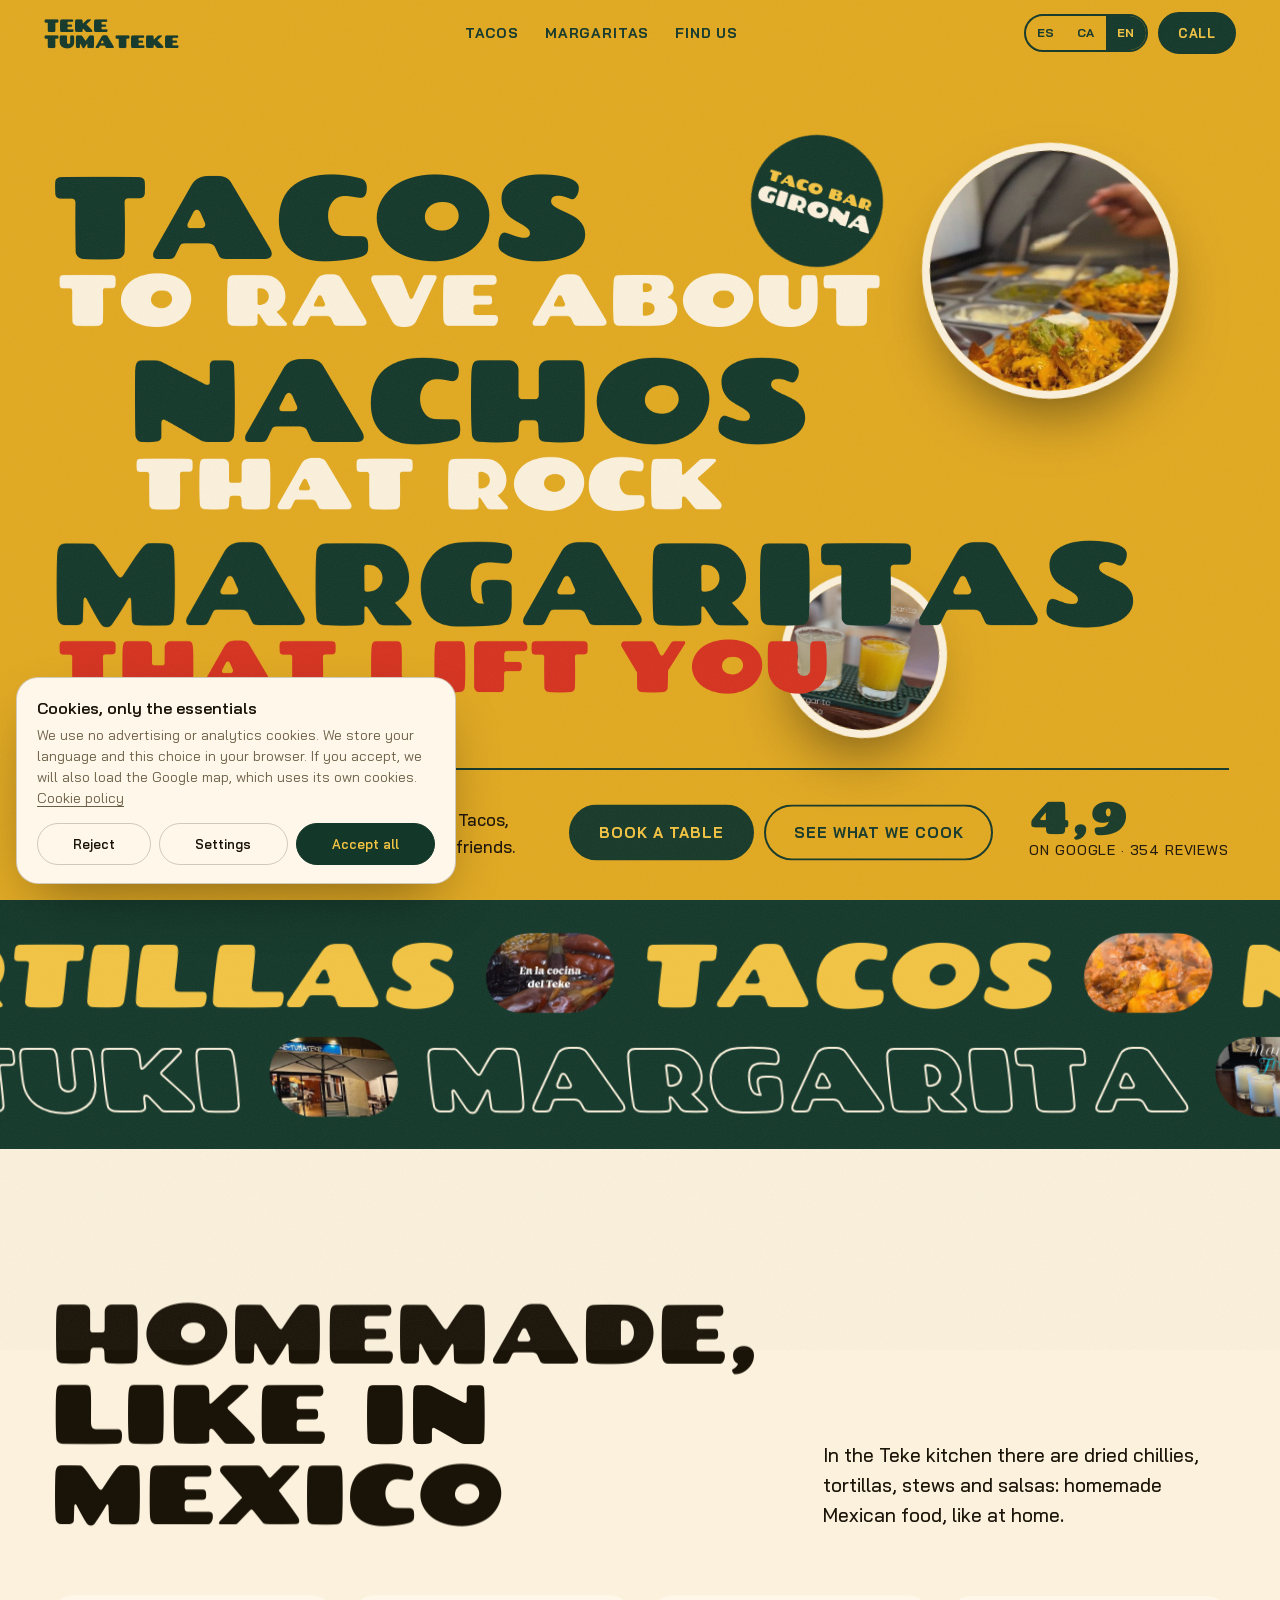
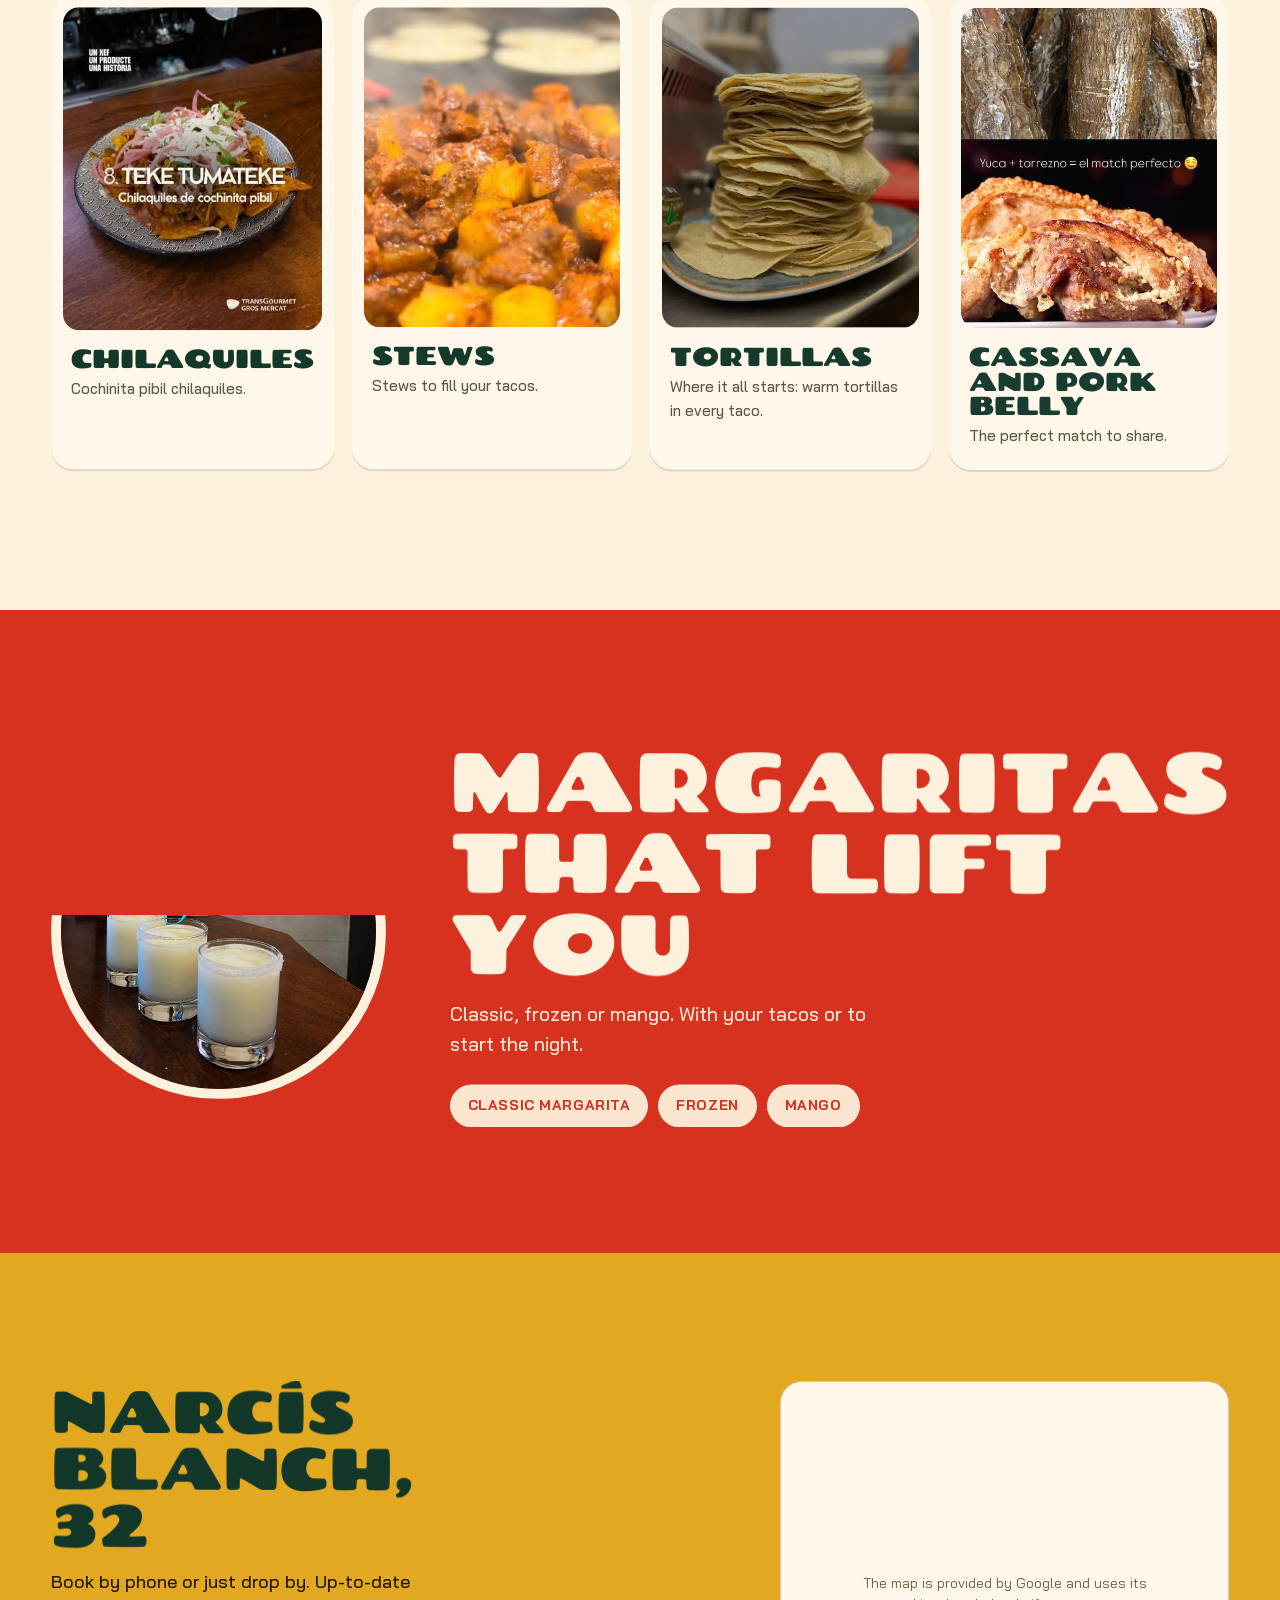
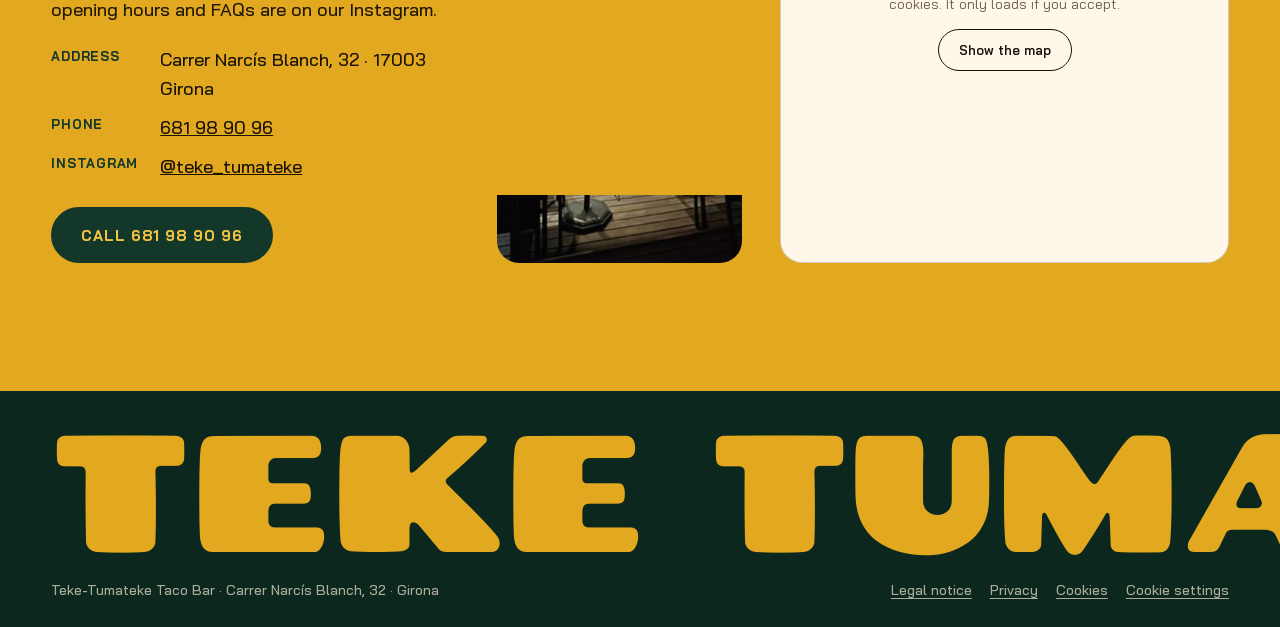
<file: index.html>
<!doctype html>
<html lang="es">
<head>
<meta charset="utf-8">
<meta name="viewport" content="width=device-width, initial-scale=1, viewport-fit=cover">
<title>Teke-Tumateke Taco Bar · Tacos, nachos y margaritas en Girona</title>
<meta name="description" content="Teke-Tumateke Taco Bar, Carrer Narcís Blanch 32, Girona. Comida mexicana casera: tacos, nachos, chilaquiles y margaritas. 4,9 en Google con 354 reseñas. Tel. 681 98 90 96.">
<meta name="theme-color" content="#e2a920">
<link rel="icon" href="assets/favicon.svg" type="image/svg+xml">
<link rel="alternate" hreflang="es" href="?lang=es"><link rel="alternate" hreflang="ca" href="?lang=ca"><link rel="alternate" hreflang="en" href="?lang=en">
<meta property="og:title" content="Teke-Tumateke Taco Bar · Girona">
<meta property="og:description" content="Tacos que flipas, nachos que rompen y margaritas que te suben.">
<meta property="og:image" content="assets/img/tortillas.jpg">
<script>document.documentElement.classList.add('js')</script>
<link rel="stylesheet" href="css/fonts.css">
<link rel="stylesheet" href="css/premium.css">
<link rel="stylesheet" href="css/style.css">
<link rel="stylesheet" href="css/legal.css">
<script type="application/ld+json">
{"@context":"https://schema.org","@type":"Restaurant","name":"Teke-Tumateke Taco Bar","servesCuisine":["Mexicana"],"telephone":"+34681989096","address":{"@type":"PostalAddress","streetAddress":"Carrer Narcís Blanch, 32","postalCode":"17003","addressLocality":"Girona","addressRegion":"Girona","addressCountry":"ES"},"aggregateRating":{"@type":"AggregateRating","ratingValue":"4.9","reviewCount":"354"},"sameAs":["https://www.instagram.com/teke_tumateke/"]}
</script>
</head>
<body class="grain">
<a class="skip" href="#main" data-i18n="skip">Saltar al contenido</a>

<header class="top">
  <a class="brand" href="#main" aria-label="Teke-Tumateke, inicio">Teke<br>Tumateke</a>
  <nav class="nav" aria-label="Principal">
    <a href="#tacos" data-i18n="n1">Tacos</a>
    <a href="#barra" data-i18n="n2">Margaritas</a>
    <a href="#visita" data-i18n="n3">Dónde estamos</a>
  </nav>
  <div class="top-r">
    <div class="langs" role="group" aria-label="Idioma"><button type="button" data-lang="es">ES</button><button type="button" data-lang="ca">CA</button><button type="button" data-lang="en">EN</button></div>
    <a class="btn btn-sm" href="tel:+34681989096" data-mag data-i18n="call">Llamar</a>
  </div>
</header>

<main id="main">
  <!-- PORTADA: sus tres eslóganes entran a golpe -->
  <section class="hero" id="hero" aria-labelledby="h1">
    <h1 id="h1" class="sr" data-i18n="h1">Teke-Tumateke Taco Bar: comida mexicana casera en Girona</h1>
    <div class="slogans" aria-hidden="true">
      <p class="sl sl1"><span class="sw" data-i18n="s1a">Tacos</span> <em data-i18n="s1b">que flipas</em></p>
      <p class="sl sl2"><span class="sw" data-i18n="s2a">Nachos</span> <em data-i18n="s2b">que rompen</em></p>
      <p class="sl sl3"><span class="sw" data-i18n="s3a">Margaritas</span> <em data-i18n="s3b">que te suben</em></p>
    </div>
    <figure class="sticker st1" aria-hidden="true"><video data-video autoplay muted loop playsinline preload="auto" poster="assets/img/nachos-poster.jpg"><source src="assets/video/nachos.mp4" type="video/mp4"></video></figure>
    <figure class="sticker st2" aria-hidden="true"><img src="assets/img/margaritas.jpg" alt="" width="602" height="640"></figure>
    <p class="stamp" aria-hidden="true"><span>Taco bar</span><b>Girona</b></p>
    <div class="hero-foot">
      <p class="hero-p" data-hero data-d="1.1" data-i18n="hp">Comida mexicana casera en la calle Narcís Blanch. Tacos, nachos, chilaquiles y margaritas para cenar con amigos.</p>
      <div class="hero-cta" data-hero data-d="1.25">
        <a class="btn" href="tel:+34681989096" data-mag data-i18n="book">Reservar mesa</a>
        <a class="btn btn-line" href="#tacos" data-mag data-i18n="see">Ver qué hay</a>
      </div>
      <p class="hero-rate" data-hero data-d="1.35"><b>4,9</b> <span data-i18n="rate">en Google · 354 reseñas</span></p>
    </div>
  </section>

  <!-- CINTAS DE COMIDA que reaccionan a la velocidad del scroll -->
  <section class="tapes" aria-label="Lo que cocinamos" data-i18n-attr="aria-label:tapesL">
    <div class="tape tp1"><div class="tape-t"><span>Tacos</span><img src="assets/img/carne.jpg" alt="" width="360" height="640"><span>Nachos</span><img src="assets/img/chilaquiles.jpg" alt="" width="360" height="640"><span>Chilaquiles</span><img src="assets/img/tortillas.jpg" alt="" width="480" height="640"><span>Tortillas</span><img src="assets/img/chiles.jpg" alt="" width="361" height="640"></div></div>
    <div class="tape tp2"><div class="tape-t"><span>Margarita</span><img src="assets/img/margarita-frozen.jpg" alt="" width="640" height="640"><span>Frozen</span><img src="assets/img/margaritas.jpg" alt="" width="602" height="640"><span>Mango</span><img src="assets/img/yuca.jpg" alt="" width="483" height="640"><span>Fiestuki</span><img src="assets/img/terraza.jpg" alt="" width="360" height="640"></div></div>
  </section>

  <!-- LOS TACOS -->
  <section class="tacos" id="tacos" aria-labelledby="t-h">
    <div class="t-head">
      <h2 id="t-h" data-split data-i18n="th">Hecho en casa, como en México</h2>
      <p data-up data-i18n="tp">En la cocina del Teke hay chiles secos, tortillas, guisos y salsas: comida mexicana casera, como la de casa.</p>
    </div>
    <div class="cards">
      <article class="card" data-up><figure><img src="assets/img/chilaquiles.jpg" alt="Chilaquiles de cochinita pibil con cebolla morada" width="360" height="640" loading="lazy" data-i18n-attr="alt:c1a"></figure><h3>Chilaquiles</h3><p data-i18n="c1p">Chilaquiles de cochinita pibil.</p></article>
      <article class="card" data-up=".08"><figure><img src="assets/img/carne.jpg" alt="Carne guisada en salsa roja con verduras" width="360" height="640" loading="lazy" data-i18n-attr="alt:c2a"></figure><h3 data-i18n="c2h">Guisos</h3><p data-i18n="c2p">Guisos para rellenar tus tacos.</p></article>
      <article class="card" data-up=".16"><figure><img src="assets/img/tortillas.jpg" alt="Montaña de tortillas de maíz recién hechas" width="480" height="640" loading="lazy" data-i18n-attr="alt:c3a"></figure><h3>Tortillas</h3><p data-i18n="c3p">La base de todo: tortillas calentitas en cada taco.</p></article>
      <article class="card" data-up=".24"><figure><img src="assets/img/yuca.jpg" alt="Yuca frita con torrezno crujiente" width="483" height="640" loading="lazy" data-i18n-attr="alt:c4a"></figure><h3 data-i18n="c4h">Yuca y torrezno</h3><p data-i18n="c4p">El match perfecto para picar.</p></article>
    </div>
  </section>

  <!-- LA BARRA -->
  <section class="barra" id="barra" aria-labelledby="b-h">
    <figure class="b-img" data-img><img src="assets/img/margarita-frozen.jpg" alt="Tres margaritas frozen en vaso corto" width="640" height="640" loading="lazy" data-i18n-attr="alt:bA"></figure>
    <div class="b-txt">
      <h2 id="b-h" data-split data-i18n="bh">Margaritas que te suben</h2>
      <p data-up data-i18n="bp">Clásica, frozen o de mango. Para acompañar los tacos o para empezar la noche.</p>
      <ul class="pills" data-up=".1"><li data-i18n="m1">Margarita clásica</li><li>Frozen</li><li data-i18n="m3">Mango</li></ul>
    </div>
  </section>

  <!-- VISITA -->
  <section class="visita" id="visita" aria-labelledby="v-h">
    <div class="v-txt">
      <h2 id="v-h" data-split>Narcís Blanch, 32</h2>
      <p data-up data-i18n="vp">Reserva por teléfono o pásate. El horario actualizado y las preguntas frecuentes, en nuestro Instagram.</p>
      <dl>
        <dt data-i18n="d1">Dirección</dt><dd>Carrer Narcís Blanch, 32 · 17003 Girona</dd>
        <dt data-i18n="d2">Teléfono</dt><dd><a href="tel:+34681989096">681 98 90 96</a></dd>
        <dt>Instagram</dt><dd><a href="https://www.instagram.com/teke_tumateke/" target="_blank" rel="noopener">@teke_tumateke</a></dd>
      </dl>
      <a class="btn" href="tel:+34681989096" data-mag data-i18n="callFull">Llamar al 681 98 90 96</a>
    </div>
    <figure class="v-img" data-img><img src="assets/img/terraza.jpg" alt="La terraza del Teke-Tumateke de noche" width="360" height="640" loading="lazy" data-i18n-attr="alt:vA"></figure>
    <div class="cc-map v-map" data-src="https://www.google.com/maps?q=Teke-Tumateke+Taco+Bar,+Carrer+Narc%C3%ADs+Blanch+32,+17003+Girona&output=embed" data-title="Mapa: Teke-Tumateke"></div>
  </section>
</main>

<footer class="foot">
  <p class="foot-big" aria-hidden="true">Teke Tumateke</p>
  <div class="foot-row">
    <p>Teke-Tumateke Taco Bar · Carrer Narcís Blanch, 32 · Girona</p>
    <nav class="foot-links" aria-label="Información legal">
      <a href="aviso-legal.html" data-i18n="lg1">Aviso legal</a>
      <a href="privacidad.html" data-i18n="lg2">Privacidad</a>
      <a href="cookies.html" data-i18n="lg3">Cookies</a>
      <button type="button" data-cookies-open data-i18n="lg4">Configurar cookies</button>
    </nav>
  </div>
</footer>

<script src="js/lang.js"></script>
<script src="js/i18n.js" data-site="teke-tumateke-girona"></script>
<script src="js/consent.js" data-site="teke-tumateke-girona"></script>
<script src="js/vendor/gsap.min.js"></script>
<script src="js/vendor/ScrollTrigger.min.js"></script>
<script src="js/vendor/lenis.min.js"></script>
<script src="js/premium.js"></script>
<script src="js/main.js"></script>
</body>
</html>
</file>
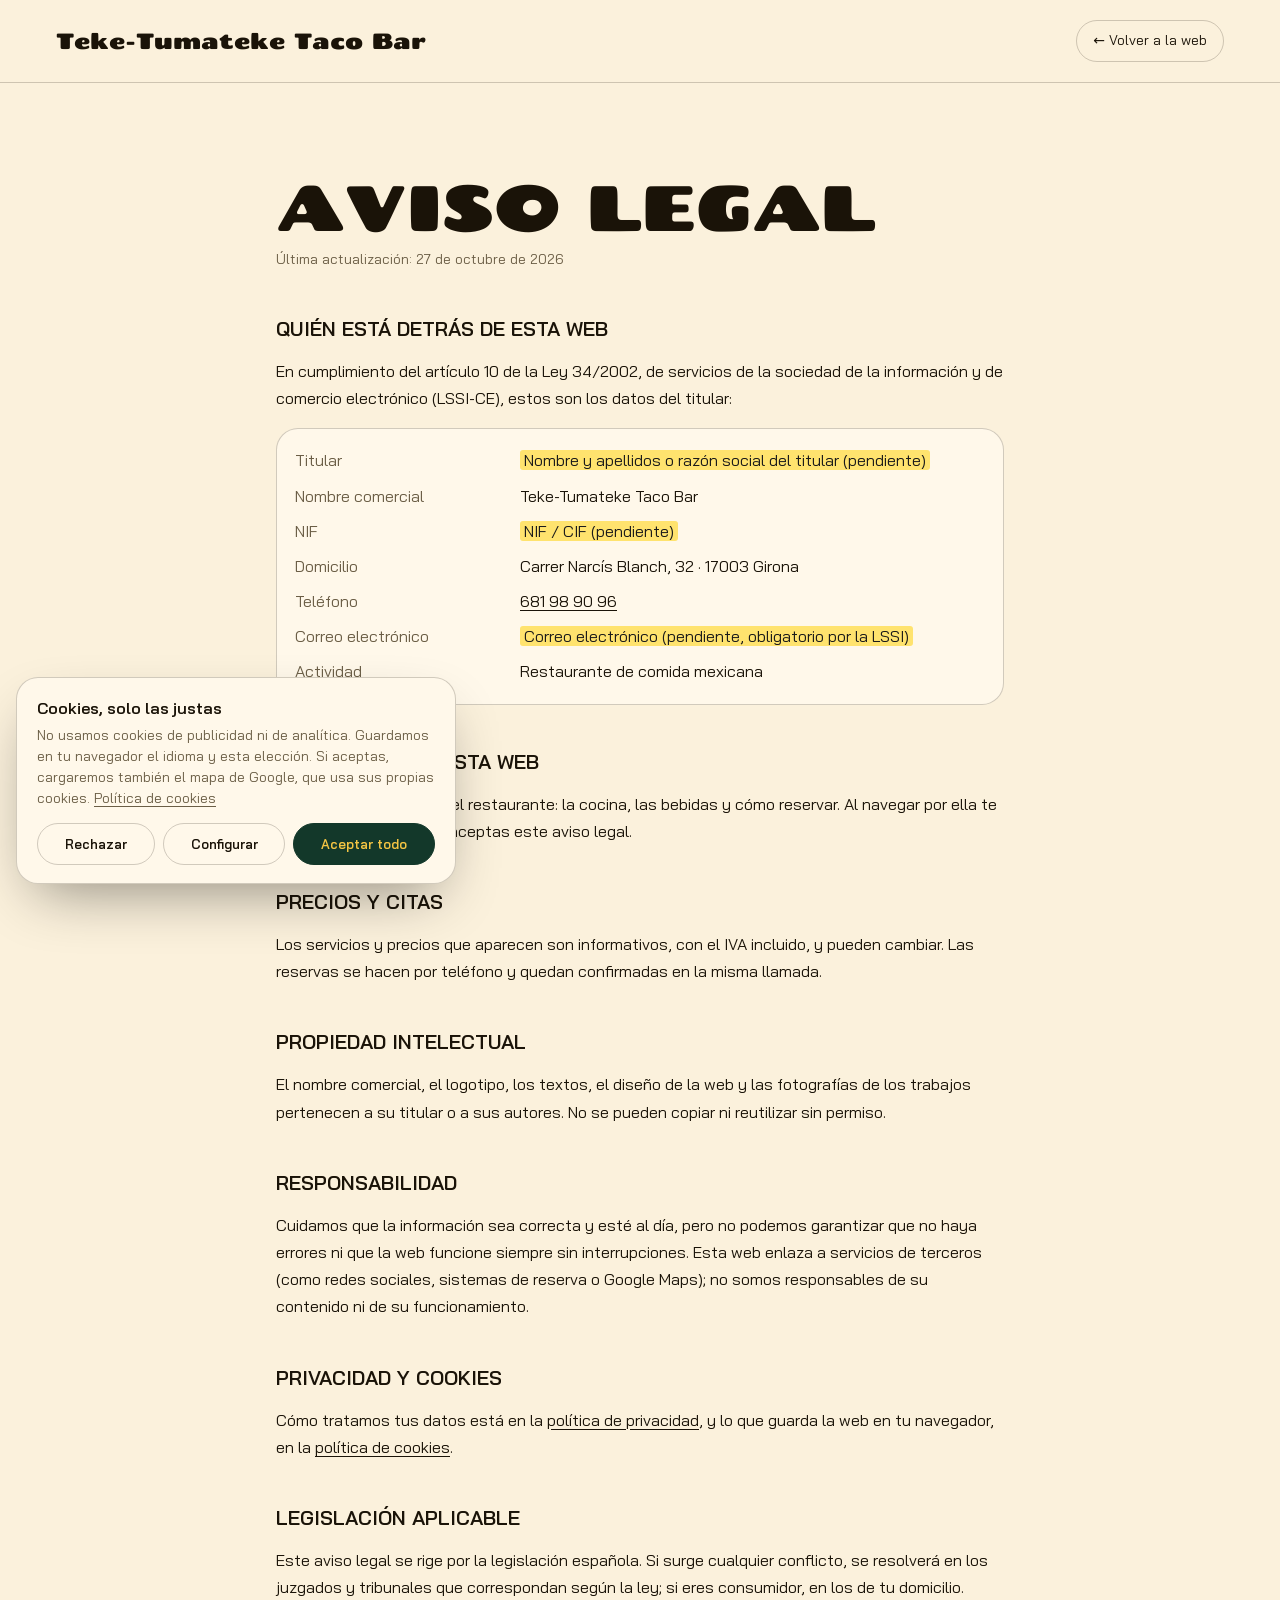
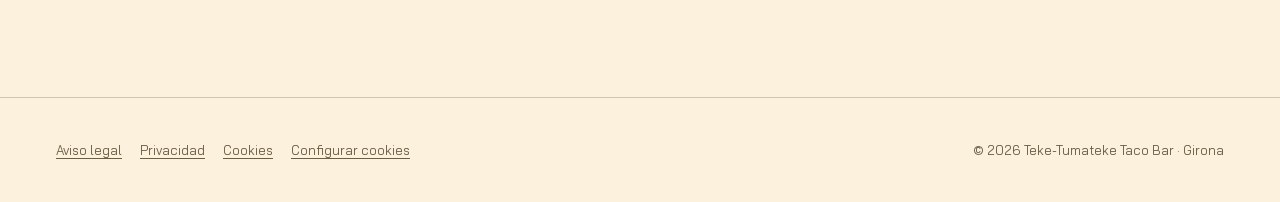
<file: aviso-legal.html>
<!doctype html>
<html lang="es">
<head>
<meta charset="utf-8">
<meta name="viewport" content="width=device-width, initial-scale=1, viewport-fit=cover">
<title>Aviso legal · Teke-Tumateke Taco Bar</title>
<meta name="robots" content="noindex, follow">
<meta name="theme-color" content="#e2a920">
<link rel="icon" href="assets/favicon.svg" type="image/svg+xml">
<link rel="stylesheet" href="css/fonts.css">
<link rel="stylesheet" href="css/premium.css">
<link rel="stylesheet" href="css/style.css">
<link rel="stylesheet" href="css/legal.css">
</head>
<body class="legal-page">
<header class="legal-top">
  <a class="legal-brand" href="./">Teke-Tumateke Taco Bar</a>
  <a class="legal-back" href="./">&larr; Volver a la web</a>
</header>
<main class="legal">
  <h1>Aviso legal</h1>
  <p class="upd">Última actualización: 27 de octubre de 2026</p>

  <h2>Quién está detrás de esta web</h2>
  <p>En cumplimiento del artículo 10 de la Ley 34/2002, de servicios de la sociedad de la información y de comercio electrónico (LSSI-CE), estos son los datos del titular:</p>
  <dl>
    <dt>Titular</dt><dd><mark>Nombre y apellidos o razón social del titular (pendiente)</mark></dd>
    <dt>Nombre comercial</dt><dd>Teke-Tumateke Taco Bar</dd>
    <dt>NIF</dt><dd><mark>NIF / CIF (pendiente)</mark></dd>
    <dt>Domicilio</dt><dd>Carrer Narcís Blanch, 32 · 17003 Girona</dd>
    <dt>Teléfono</dt><dd><a href="tel:+34681989096">681 98 90 96</a></dd>
    <dt>Correo electrónico</dt><dd><mark>Correo electrónico (pendiente, obligatorio por la LSSI)</mark></dd>
    <dt>Actividad</dt><dd>Restaurante de comida mexicana</dd>
  </dl>

  <h2>Para qué sirve esta web</h2>
  <p>Esta web informa sobre el restaurante: la cocina, las bebidas y cómo reservar. Al navegar por ella te conviertes en usuario y aceptas este aviso legal.</p>

  <h2>Precios y citas</h2>
  <p>Los servicios y precios que aparecen son informativos, con el IVA incluido, y pueden cambiar. Las reservas se hacen por teléfono y quedan confirmadas en la misma llamada.</p>

  <h2>Propiedad intelectual</h2>
  <p>El nombre comercial, el logotipo, los textos, el diseño de la web y las fotografías de los trabajos pertenecen a su titular o a sus autores. No se pueden copiar ni reutilizar sin permiso.</p>

  <h2>Responsabilidad</h2>
  <p>Cuidamos que la información sea correcta y esté al día, pero no podemos garantizar que no haya errores ni que la web funcione siempre sin interrupciones. Esta web enlaza a servicios de terceros (como redes sociales, sistemas de reserva o Google Maps); no somos responsables de su contenido ni de su funcionamiento.</p>

  <h2>Privacidad y cookies</h2>
  <p>Cómo tratamos tus datos está en la <a href="privacidad.html">política de privacidad</a>, y lo que guarda la web en tu navegador, en la <a href="cookies.html">política de cookies</a>.</p>

  <h2>Legislación aplicable</h2>
  <p>Este aviso legal se rige por la legislación española. Si surge cualquier conflicto, se resolverá en los juzgados y tribunales que correspondan según la ley; si eres consumidor, en los de tu domicilio.</p>
</main>
<footer class="legal-foot">
  <nav class="legal-links" aria-label="Información legal">
    <a href="aviso-legal.html" aria-current="page">Aviso legal</a>
    <a href="privacidad.html">Privacidad</a>
    <a href="cookies.html">Cookies</a>
    <button type="button" data-cookies-open>Configurar cookies</button>
  </nav>
  <p>© 2026 Teke-Tumateke Taco Bar · Girona</p>
</footer>
<script src="js/consent.js" data-site="teke-tumateke-girona"></script>
</body>
</html>
</file>
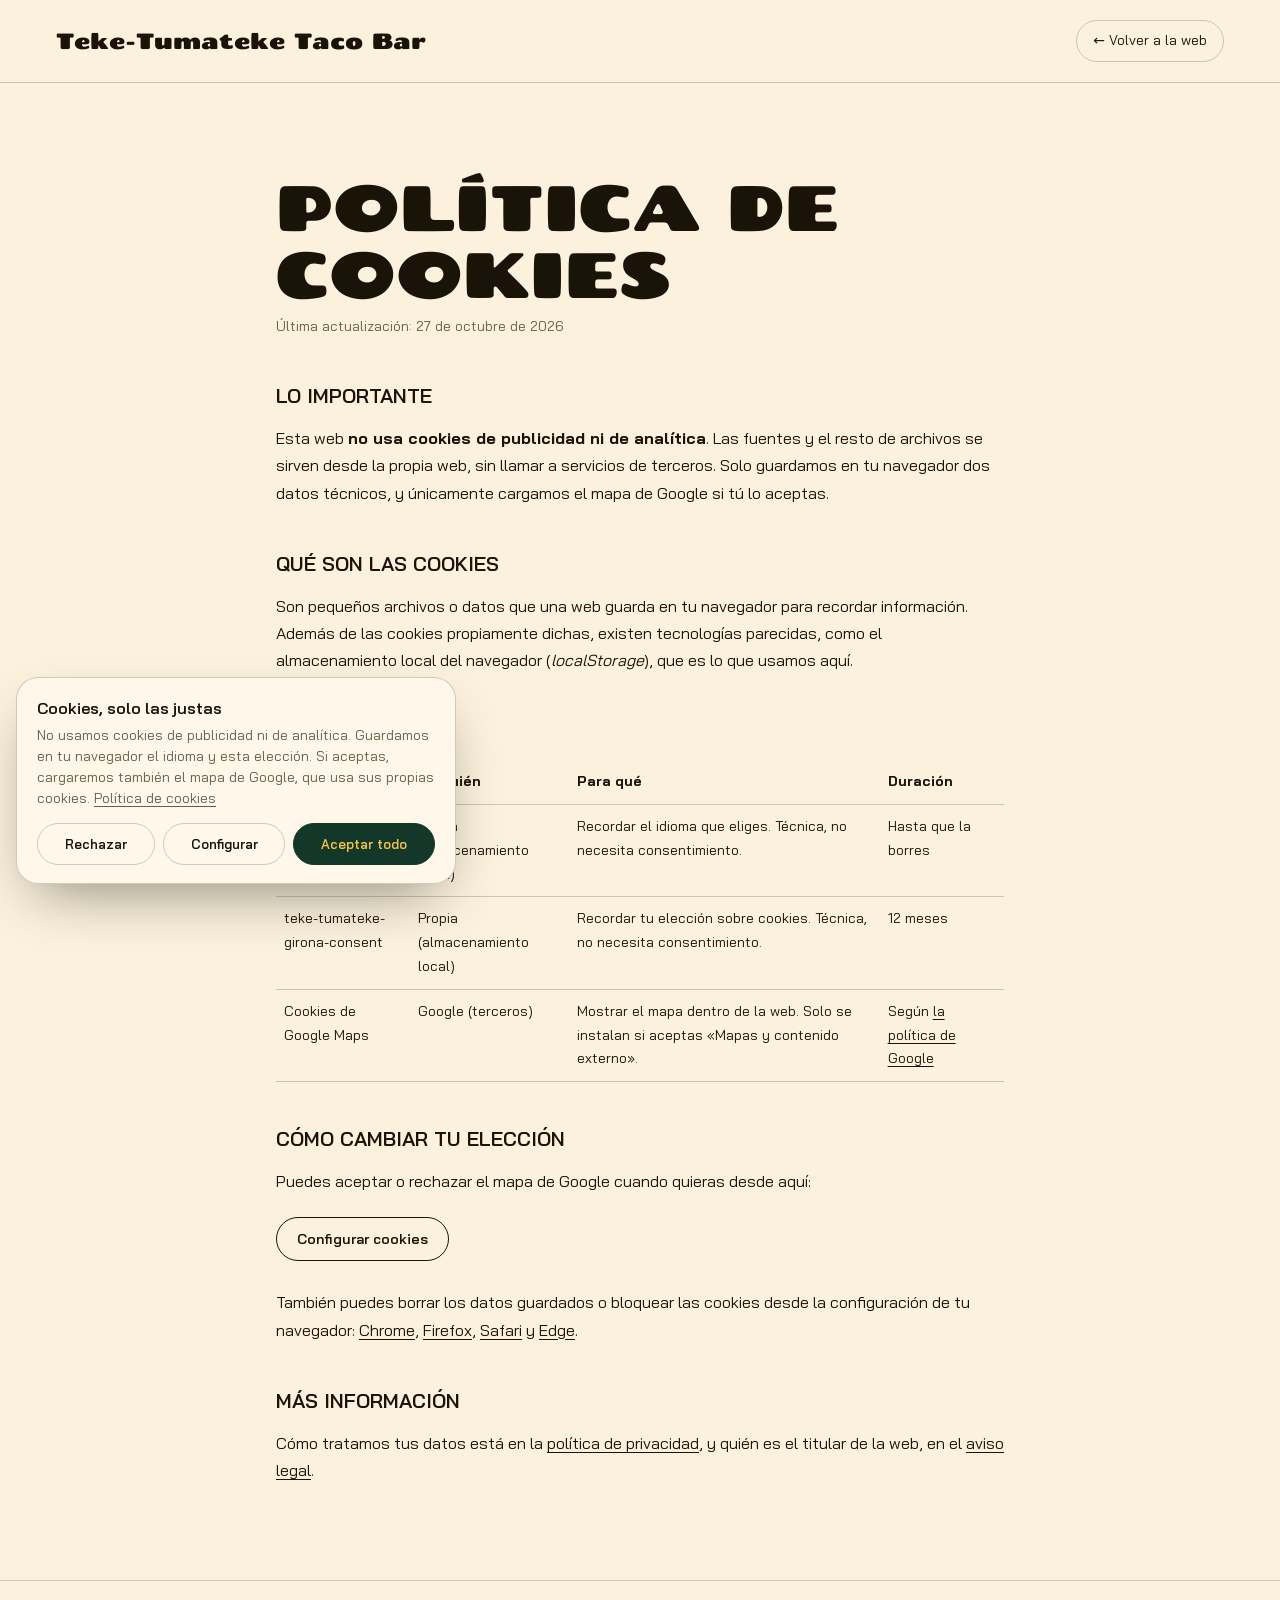
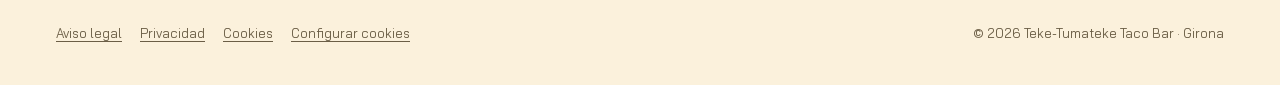
<file: cookies.html>
<!doctype html>
<html lang="es">
<head>
<meta charset="utf-8">
<meta name="viewport" content="width=device-width, initial-scale=1, viewport-fit=cover">
<title>Política de cookies · Teke-Tumateke Taco Bar</title>
<meta name="robots" content="noindex, follow">
<meta name="theme-color" content="#e2a920">
<link rel="icon" href="assets/favicon.svg" type="image/svg+xml">
<link rel="stylesheet" href="css/fonts.css">
<link rel="stylesheet" href="css/premium.css">
<link rel="stylesheet" href="css/style.css">
<link rel="stylesheet" href="css/legal.css">
</head>
<body class="legal-page">
<header class="legal-top">
  <a class="legal-brand" href="./">Teke-Tumateke Taco Bar</a>
  <a class="legal-back" href="./">&larr; Volver a la web</a>
</header>
<main class="legal">
  <h1>Política de cookies</h1>
  <p class="upd">Última actualización: 27 de octubre de 2026</p>

  <h2>Lo importante</h2>
  <p>Esta web <strong>no usa cookies de publicidad ni de analítica</strong>. Las fuentes y el resto de archivos se sirven desde la propia web, sin llamar a servicios de terceros. Solo guardamos en tu navegador dos datos técnicos, y únicamente cargamos el mapa de Google si tú lo aceptas.</p>

  <h2>Qué son las cookies</h2>
  <p>Son pequeños archivos o datos que una web guarda en tu navegador para recordar información. Además de las cookies propiamente dichas, existen tecnologías parecidas, como el almacenamiento local del navegador (<em>localStorage</em>), que es lo que usamos aquí.</p>

  <h2>Qué guardamos</h2>
  <table>
    <thead><tr><th>Nombre</th><th>De quién</th><th>Para qué</th><th>Duración</th></tr></thead>
    <tbody>
      <tr><td>teke-tumateke-girona-lang</td><td>Propia (almacenamiento local)</td><td>Recordar el idioma que eliges. Técnica, no necesita consentimiento.</td><td>Hasta que la borres</td></tr>
      <tr><td>teke-tumateke-girona-consent</td><td>Propia (almacenamiento local)</td><td>Recordar tu elección sobre cookies. Técnica, no necesita consentimiento.</td><td>12 meses</td></tr>
      <tr><td>Cookies de Google Maps</td><td>Google (terceros)</td><td>Mostrar el mapa dentro de la web. Solo se instalan si aceptas «Mapas y contenido externo».</td><td>Según <a href="https://policies.google.com/technologies/cookies?hl=es" target="_blank" rel="noopener">la política de Google</a></td></tr>
    </tbody>
  </table>

  <h2>Cómo cambiar tu elección</h2>
  <p>Puedes aceptar o rechazar el mapa de Google cuando quieras desde aquí:</p>
  <button type="button" class="legal-btn" data-cookies-open>Configurar cookies</button>
  <p>También puedes borrar los datos guardados o bloquear las cookies desde la configuración de tu navegador:
    <a href="https://support.google.com/chrome/answer/95647?hl=es" target="_blank" rel="noopener">Chrome</a>,
    <a href="https://support.mozilla.org/es/kb/Borrar%20cookies" target="_blank" rel="noopener">Firefox</a>,
    <a href="https://support.apple.com/es-es/guide/safari/sfri11471/mac" target="_blank" rel="noopener">Safari</a> y
    <a href="https://support.microsoft.com/es-es/microsoft-edge/eliminar-las-cookies-en-microsoft-edge-63947406-40ac-c3b8-57b9-2a946a29ae09" target="_blank" rel="noopener">Edge</a>.</p>

  <h2>Más información</h2>
  <p>Cómo tratamos tus datos está en la <a href="privacidad.html">política de privacidad</a>, y quién es el titular de la web, en el <a href="aviso-legal.html">aviso legal</a>.</p>
</main>
<footer class="legal-foot">
  <nav class="legal-links" aria-label="Información legal">
    <a href="aviso-legal.html">Aviso legal</a>
    <a href="privacidad.html">Privacidad</a>
    <a href="cookies.html" aria-current="page">Cookies</a>
    <button type="button" data-cookies-open>Configurar cookies</button>
  </nav>
  <p>© 2026 Teke-Tumateke Taco Bar · Girona</p>
</footer>
<script src="js/consent.js" data-site="teke-tumateke-girona"></script>
</body>
</html>
</file>
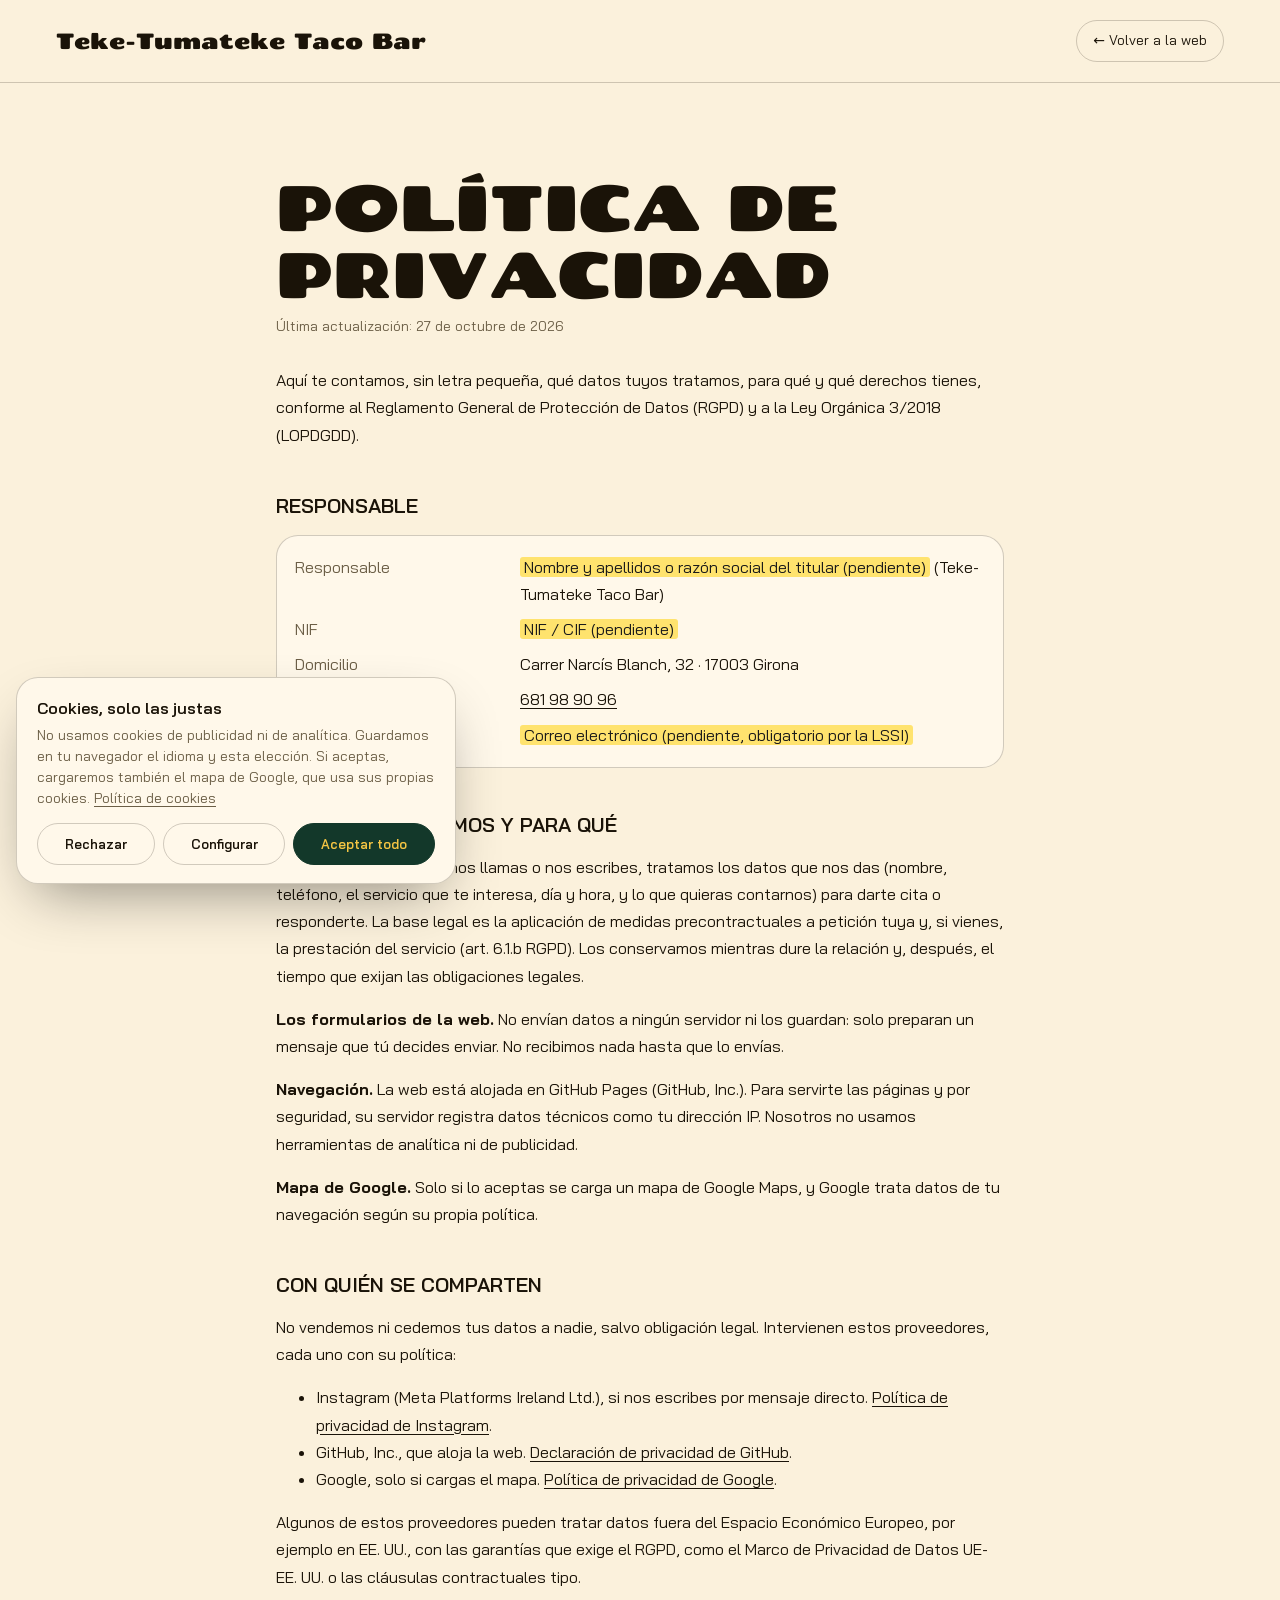
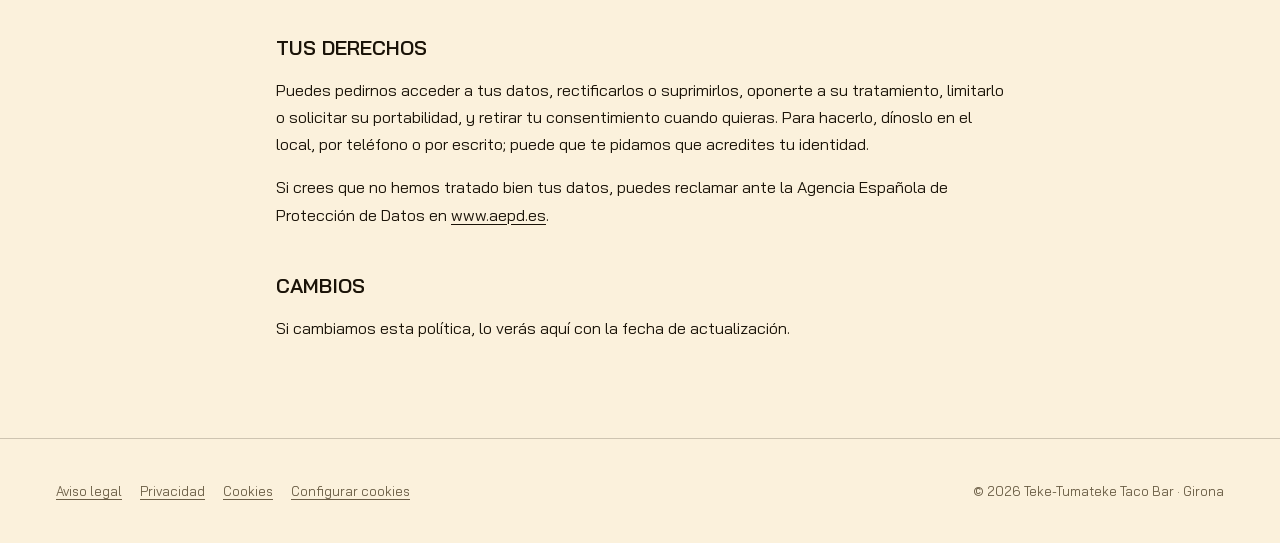
<file: privacidad.html>
<!doctype html>
<html lang="es">
<head>
<meta charset="utf-8">
<meta name="viewport" content="width=device-width, initial-scale=1, viewport-fit=cover">
<title>Política de privacidad · Teke-Tumateke Taco Bar</title>
<meta name="robots" content="noindex, follow">
<meta name="theme-color" content="#e2a920">
<link rel="icon" href="assets/favicon.svg" type="image/svg+xml">
<link rel="stylesheet" href="css/fonts.css">
<link rel="stylesheet" href="css/premium.css">
<link rel="stylesheet" href="css/style.css">
<link rel="stylesheet" href="css/legal.css">
</head>
<body class="legal-page">
<header class="legal-top">
  <a class="legal-brand" href="./">Teke-Tumateke Taco Bar</a>
  <a class="legal-back" href="./">&larr; Volver a la web</a>
</header>
<main class="legal">
  <h1>Política de privacidad</h1>
  <p class="upd">Última actualización: 27 de octubre de 2026</p>
  <p>Aquí te contamos, sin letra pequeña, qué datos tuyos tratamos, para qué y qué derechos tienes, conforme al Reglamento General de Protección de Datos (RGPD) y a la Ley Orgánica 3/2018 (LOPDGDD).</p>

  <h2>Responsable</h2>
  <dl>
    <dt>Responsable</dt><dd><mark>Nombre y apellidos o razón social del titular (pendiente)</mark> (Teke-Tumateke Taco Bar)</dd>
    <dt>NIF</dt><dd><mark>NIF / CIF (pendiente)</mark></dd>
    <dt>Domicilio</dt><dd>Carrer Narcís Blanch, 32 · 17003 Girona</dd>
    <dt>Contacto</dt><dd><a href="tel:+34681989096">681 98 90 96</a></dd>
    <dt>Correo electrónico</dt><dd><mark>Correo electrónico (pendiente, obligatorio por la LSSI)</mark></dd>
  </dl>

  <h2>Qué datos tratamos y para qué</h2>
  <p><strong>Citas y consultas.</strong> Si nos llamas o nos escribes, tratamos los datos que nos das (nombre, teléfono, el servicio que te interesa, día y hora, y lo que quieras contarnos) para darte cita o responderte. La base legal es la aplicación de medidas precontractuales a petición tuya y, si vienes, la prestación del servicio (art. 6.1.b RGPD). Los conservamos mientras dure la relación y, después, el tiempo que exijan las obligaciones legales.</p>
  <p><strong>Los formularios de la web.</strong> No envían datos a ningún servidor ni los guardan: solo preparan un mensaje que tú decides enviar. No recibimos nada hasta que lo envías.</p>
  <p><strong>Navegación.</strong> La web está alojada en GitHub Pages (GitHub, Inc.). Para servirte las páginas y por seguridad, su servidor registra datos técnicos como tu dirección IP. Nosotros no usamos herramientas de analítica ni de publicidad.</p>
  <p><strong>Mapa de Google.</strong> Solo si lo aceptas se carga un mapa de Google Maps, y Google trata datos de tu navegación según su propia política.</p>

  <h2>Con quién se comparten</h2>
  <p>No vendemos ni cedemos tus datos a nadie, salvo obligación legal. Intervienen estos proveedores, cada uno con su política:</p>
  <ul>
    <li>Instagram (Meta Platforms Ireland Ltd.), si nos escribes por mensaje directo. <a href="https://privacycenter.instagram.com/policy" target="_blank" rel="noopener">Política de privacidad de Instagram</a>.</li>
    <li>GitHub, Inc., que aloja la web. <a href="https://docs.github.com/es/site-policy/privacy-policies/github-general-privacy-statement" target="_blank" rel="noopener">Declaración de privacidad de GitHub</a>.</li>
    <li>Google, solo si cargas el mapa. <a href="https://policies.google.com/privacy?hl=es" target="_blank" rel="noopener">Política de privacidad de Google</a>.</li>
  </ul>
  <p>Algunos de estos proveedores pueden tratar datos fuera del Espacio Económico Europeo, por ejemplo en EE. UU., con las garantías que exige el RGPD, como el Marco de Privacidad de Datos UE-EE. UU. o las cláusulas contractuales tipo.</p>

  <h2>Tus derechos</h2>
  <p>Puedes pedirnos acceder a tus datos, rectificarlos o suprimirlos, oponerte a su tratamiento, limitarlo o solicitar su portabilidad, y retirar tu consentimiento cuando quieras. Para hacerlo, dínoslo en el local, por teléfono o por escrito; puede que te pidamos que acredites tu identidad.</p>
  <p>Si crees que no hemos tratado bien tus datos, puedes reclamar ante la Agencia Española de Protección de Datos en <a href="https://www.aepd.es/" target="_blank" rel="noopener">www.aepd.es</a>.</p>

  <h2>Cambios</h2>
  <p>Si cambiamos esta política, lo verás aquí con la fecha de actualización.</p>
</main>
<footer class="legal-foot">
  <nav class="legal-links" aria-label="Información legal">
    <a href="aviso-legal.html">Aviso legal</a>
    <a href="privacidad.html" aria-current="page">Privacidad</a>
    <a href="cookies.html">Cookies</a>
    <button type="button" data-cookies-open>Configurar cookies</button>
  </nav>
  <p>© 2026 Teke-Tumateke Taco Bar · Girona</p>
</footer>
<script src="js/consent.js" data-site="teke-tumateke-girona"></script>
</body>
</html>
</file>
<file: css/fonts.css>
/* Fuentes alojadas en la propia web (sin llamadas a Google) */
@font-face {
  font-family: 'Bai Jamjuree';
  font-style: normal;
  font-weight: 400;
  font-display: swap;
  src: url(../assets/fonts/bai-jamjuree-normal-400-latin-ext.woff2) format('woff2');
  unicode-range: U+0100-02BA, U+02BD-02C5, U+02C7-02CC, U+02CE-02D7, U+02DD-02FF, U+0304, U+0308, U+0329, U+1D00-1DBF, U+1E00-1E9F, U+1EF2-1EFF, U+2020, U+20A0-20AB, U+20AD-20C4, U+2113, U+2C60-2C7F, U+A720-A7FF;
}
@font-face {
  font-family: 'Bai Jamjuree';
  font-style: normal;
  font-weight: 400;
  font-display: swap;
  src: url(../assets/fonts/bai-jamjuree-normal-400-latin.woff2) format('woff2');
  unicode-range: U+0000-00FF, U+0131, U+0152-0153, U+02BB-02BC, U+02C6, U+02DA, U+02DC, U+0304, U+0308, U+0329, U+2000-206F, U+20AC, U+2122, U+2191, U+2193, U+2212, U+2215, U+FEFF, U+FFFD;
}
@font-face {
  font-family: 'Bai Jamjuree';
  font-style: normal;
  font-weight: 500;
  font-display: swap;
  src: url(../assets/fonts/bai-jamjuree-normal-500-latin-ext.woff2) format('woff2');
  unicode-range: U+0100-02BA, U+02BD-02C5, U+02C7-02CC, U+02CE-02D7, U+02DD-02FF, U+0304, U+0308, U+0329, U+1D00-1DBF, U+1E00-1E9F, U+1EF2-1EFF, U+2020, U+20A0-20AB, U+20AD-20C4, U+2113, U+2C60-2C7F, U+A720-A7FF;
}
@font-face {
  font-family: 'Bai Jamjuree';
  font-style: normal;
  font-weight: 500;
  font-display: swap;
  src: url(../assets/fonts/bai-jamjuree-normal-500-latin.woff2) format('woff2');
  unicode-range: U+0000-00FF, U+0131, U+0152-0153, U+02BB-02BC, U+02C6, U+02DA, U+02DC, U+0304, U+0308, U+0329, U+2000-206F, U+20AC, U+2122, U+2191, U+2193, U+2212, U+2215, U+FEFF, U+FFFD;
}
@font-face {
  font-family: 'Bai Jamjuree';
  font-style: normal;
  font-weight: 600;
  font-display: swap;
  src: url(../assets/fonts/bai-jamjuree-normal-600-latin-ext.woff2) format('woff2');
  unicode-range: U+0100-02BA, U+02BD-02C5, U+02C7-02CC, U+02CE-02D7, U+02DD-02FF, U+0304, U+0308, U+0329, U+1D00-1DBF, U+1E00-1E9F, U+1EF2-1EFF, U+2020, U+20A0-20AB, U+20AD-20C4, U+2113, U+2C60-2C7F, U+A720-A7FF;
}
@font-face {
  font-family: 'Bai Jamjuree';
  font-style: normal;
  font-weight: 600;
  font-display: swap;
  src: url(../assets/fonts/bai-jamjuree-normal-600-latin.woff2) format('woff2');
  unicode-range: U+0000-00FF, U+0131, U+0152-0153, U+02BB-02BC, U+02C6, U+02DA, U+02DC, U+0304, U+0308, U+0329, U+2000-206F, U+20AC, U+2122, U+2191, U+2193, U+2212, U+2215, U+FEFF, U+FFFD;
}
@font-face {
  font-family: 'Bai Jamjuree';
  font-style: normal;
  font-weight: 700;
  font-display: swap;
  src: url(../assets/fonts/bai-jamjuree-normal-700-latin-ext.woff2) format('woff2');
  unicode-range: U+0100-02BA, U+02BD-02C5, U+02C7-02CC, U+02CE-02D7, U+02DD-02FF, U+0304, U+0308, U+0329, U+1D00-1DBF, U+1E00-1E9F, U+1EF2-1EFF, U+2020, U+20A0-20AB, U+20AD-20C4, U+2113, U+2C60-2C7F, U+A720-A7FF;
}
@font-face {
  font-family: 'Bai Jamjuree';
  font-style: normal;
  font-weight: 700;
  font-display: swap;
  src: url(../assets/fonts/bai-jamjuree-normal-700-latin.woff2) format('woff2');
  unicode-range: U+0000-00FF, U+0131, U+0152-0153, U+02BB-02BC, U+02C6, U+02DA, U+02DC, U+0304, U+0308, U+0329, U+2000-206F, U+20AC, U+2122, U+2191, U+2193, U+2212, U+2215, U+FEFF, U+FFFD;
}
@font-face {
  font-family: 'Chango';
  font-style: normal;
  font-weight: 400;
  font-display: swap;
  src: url(../assets/fonts/chango-normal-400-latin-ext.woff2) format('woff2');
  unicode-range: U+0100-02BA, U+02BD-02C5, U+02C7-02CC, U+02CE-02D7, U+02DD-02FF, U+0304, U+0308, U+0329, U+1D00-1DBF, U+1E00-1E9F, U+1EF2-1EFF, U+2020, U+20A0-20AB, U+20AD-20C4, U+2113, U+2C60-2C7F, U+A720-A7FF;
}
@font-face {
  font-family: 'Chango';
  font-style: normal;
  font-weight: 400;
  font-display: swap;
  src: url(../assets/fonts/chango-normal-400-latin.woff2) format('woff2');
  unicode-range: U+0000-00FF, U+0131, U+0152-0153, U+02BB-02BC, U+02C6, U+02DA, U+02DC, U+0304, U+0308, U+0329, U+2000-206F, U+20AC, U+2122, U+2191, U+2193, U+2212, U+2215, U+FEFF, U+FFFD;
}
</file>
<file: css/premium.css>
/* Kit premium común (lote Girona 2): máscaras de palabras, grano de película, marquesinas y Lenis */
html.lenis, html.lenis body { height: auto; }
.lenis.lenis-smooth { scroll-behavior: auto !important; }
.lenis.lenis-stopped { overflow: hidden; }
.js:not(.ready) [data-hero], .js:not(.ready) [data-split] { visibility: hidden; }
.w { display: inline-block; overflow: hidden; vertical-align: top; padding: 0 .02em .1em; margin: 0 -.02em -.1em; }
.w-i { display: inline-block; will-change: transform; }
[data-img] { overflow: hidden; }
[data-img] img, [data-img] video { transform-origin: 50% 50%; }
[data-mag] { transition: translate .5s cubic-bezier(.2, .9, .3, 1.2); }
/* grano de película sobre toda la web */
.grain::after { content: ""; position: fixed; inset: -50%; z-index: 300; pointer-events: none; opacity: var(--grain, .06);
  background: url("data:image/svg+xml,%3Csvg xmlns='http://www.w3.org/2000/svg' width='220' height='220'%3E%3Cfilter id='n'%3E%3CfeTurbulence type='fractalNoise' baseFrequency='.85' numOctaves='3' stitchTiles='stitch'/%3E%3C/filter%3E%3Crect width='220' height='220' filter='url(%23n)'/%3E%3C/svg%3E");
  animation: grain 1.2s steps(6) infinite; }
@keyframes grain { 0% { translate: 0 0; } 20% { translate: -4% 3%; } 40% { translate: 3% -5%; } 60% { translate: -6% -2%; } 80% { translate: 5% 4%; } 100% { translate: 0 0; } }
/* marquesina infinita */
.mq { overflow: hidden; white-space: nowrap; }
.mq-t { display: inline-flex; animation: mq var(--mq, 30s) linear infinite; }
.mq-t > * { flex: none; }
@keyframes mq { to { transform: translateX(-50%); } }
@media (prefers-reduced-motion: reduce) { .grain::after, .mq-t { animation: none; } }
/* cursor de anillo (body[data-cursor]) */
.cur { position: fixed; left: 0; top: 0; z-index: 400; width: 36px; height: 36px; margin: -18px 0 0 -18px; border: 1px solid #fff; border-radius: 50%; pointer-events: none; opacity: 0; mix-blend-mode: difference; transition: width .4s cubic-bezier(.16,1,.3,1), height .4s cubic-bezier(.16,1,.3,1), margin .4s cubic-bezier(.16,1,.3,1), opacity .3s, background .4s; }
.cur.on { opacity: 1; }
.cur.big { width: 74px; height: 74px; margin: -37px 0 0 -37px; background: #ffffff1f; }
video[data-video] { display: block; width: 100%; height: 100%; object-fit: cover; }
</file>
<file: css/style.css>
/* Teke-Tumateke · «A golpe de eslogan»: mostaza de su logo, sus tres frases entrando a lo grande y cintas de comida que corren con el scroll */
:root {
  --mus: #e2a920; --mus-2: #f3c443; --cactus: #13382a; --cactus-2: #0c271d; --cream: #fbf1dc; --chili: #d6321f; --ink: #1a1308; --line: #1a13081f;
  --f-d: "Chango", "Arial Black", sans-serif; --f-b: "Bai Jamjuree", system-ui, sans-serif;
  --ease: cubic-bezier(.2, 1.3, .3, 1); --r: 22px;
  --c-bg: var(--cream); --c-card: #fff8ea; --c-ink: var(--ink); --c-mute: #6b5e46; --c-line: #1a130833; --c-acc: var(--cactus); --c-acc-ink: var(--mus-2);
}
*, *::before, *::after { box-sizing: border-box; }
html { -webkit-text-size-adjust: 100%; }
body { margin: 0; background: var(--cream); color: var(--ink); font: 500 18px/1.6 var(--f-b); -webkit-font-smoothing: antialiased; overflow-x: hidden; --grain: .07; }
img { display: block; max-width: 100%; height: auto; }
a { color: inherit; }
::selection { background: var(--cactus); color: var(--mus-2); }
:focus-visible { outline: 3px solid var(--chili); outline-offset: 3px; }
.skip { position: absolute; left: 12px; top: -60px; z-index: 100; padding: 10px 16px; background: var(--cactus); color: var(--mus-2); }
.skip:focus { top: 12px; }
.sr { position: absolute; width: 1px; height: 1px; overflow: hidden; clip: rect(0 0 0 0); white-space: nowrap; }
h1, h2, h3 { margin: 0; font-family: var(--f-d); font-weight: 400; line-height: .95; text-transform: uppercase; }
h2 { font-size: clamp(42px, 6.6vw, 110px); }
.btn { display: inline-flex; align-items: center; justify-content: center; min-height: 56px; padding: 0 28px; background: var(--cactus); color: var(--mus-2); text-decoration: none; font: 700 15px/1 var(--f-b); letter-spacing: .06em; text-transform: uppercase; border: 2px solid var(--cactus); border-radius: 999px; }
.btn-line { background: transparent; color: var(--cactus); }
.btn-sm { min-height: 42px; padding: 0 18px; font-size: 13px; }
@media (hover: hover) and (pointer: fine) { .btn { transition: background .25s, color .25s, rotate .4s var(--ease); } .btn:hover { background: var(--chili); border-color: var(--chili); color: #fff; rotate: -3deg; } }

/* ---------- cabecera ---------- */
.top { position: fixed; z-index: 50; inset: 0 0 auto; display: flex; align-items: center; justify-content: space-between; gap: 16px; padding: 12px clamp(16px, 4vw, 44px); transition: background .4s, translate .6s cubic-bezier(.16,1,.3,1); }
.top.solid { background: #e2a920f0; box-shadow: 0 2px 0 var(--cactus); }
.top.hide { translate: 0 -110%; }
.brand { font: 400 18px/.9 var(--f-d); text-transform: uppercase; text-decoration: none; color: var(--cactus); }
.nav { display: flex; gap: 26px; font-weight: 700; text-transform: uppercase; font-size: 14px; letter-spacing: .06em; color: var(--cactus); }
.nav a { text-decoration: none; }
.top-r { display: flex; align-items: center; gap: 10px; }
.langs { display: flex; border: 2px solid var(--cactus); border-radius: 999px; overflow: hidden; }
.langs button { min-width: 40px; min-height: 34px; border: 0; background: none; color: var(--cactus); font: 700 12px/1 var(--f-b); }
.langs button[aria-pressed="true"] { background: var(--cactus); color: var(--mus-2); }
@media (max-width: 860px) { .nav { display: none; } }
@media (max-width: 460px) { .top-r .btn-sm { display: none; } }

/* ---------- portada ---------- */
.hero { position: relative; min-height: 100svh; overflow: hidden; background: var(--mus); padding: 110px clamp(16px, 4vw, 56px) 40px; display: grid; grid-template-rows: 1fr auto; isolation: isolate; }
.slogans { align-self: center; position: relative; z-index: 2; }
.sl { margin: 0; font: 400 min(9.2vw, 13svh)/.86 var(--f-d); text-transform: uppercase; color: var(--cactus); }
.sl em { display: block; width: fit-content; margin: .02em 0 .22em .08em; font-size: .62em; line-height: .9; font-style: normal; color: var(--cream); -webkit-text-stroke: 0; }
.sl2 { padding-left: 6vw; }
.sl .sw { display: inline-block; }
.sl3 em { color: var(--chili); }
.sl .sw, .sl em { will-change: transform; }
.sticker { position: absolute; z-index: 1; margin: 0; width: clamp(150px, 20vw, 300px); aspect-ratio: 1; border-radius: 50%; overflow: hidden; border: 8px solid var(--cream); box-shadow: 0 30px 60px -20px #1a130899; }
.sticker img, .sticker video { width: 100%; height: 100%; object-fit: cover; }
.st1 { right: 8%; top: 16%; }
.st2 { right: 26%; bottom: 18%; width: clamp(110px, 13vw, 200px); }
.stamp { position: absolute; z-index: 3; right: 31%; top: 15%; width: 132px; aspect-ratio: 1; margin: 0; display: grid; place-content: center; text-align: center; border-radius: 50%; background: var(--cactus); color: var(--mus-2); font: 400 15px/1.1 var(--f-d); text-transform: uppercase; rotate: 12deg; }
.stamp b { font-weight: 400; font-size: 22px; color: var(--cream); }
.hero-foot { position: relative; z-index: 2; display: grid; grid-template-columns: 1.2fr auto auto; gap: 18px 36px; align-items: end; padding-top: 22px; border-top: 2px solid var(--cactus); }
.hero-p { margin: 0; max-width: 48ch; font-size: 17px; color: var(--ink); }
.hero-cta { display: flex; flex-wrap: wrap; gap: 10px; }
.hero-rate { margin: 0; font-size: 14px; text-transform: uppercase; letter-spacing: .06em; }
.hero-rate b { display: block; font: 400 46px/1 var(--f-d); color: var(--cactus); }
@media (max-width: 900px) { .hero-foot { grid-template-columns: 1fr; } .st1 { top: 96px; bottom: auto; right: 16px; width: 124px; border-width: 6px; } .st2 { display: none; } .stamp { top: 100px; right: 156px; width: 92px; font-size: 12px; } .stamp b { font-size: 16px; } }

/* ---------- cintas ---------- */
.tapes { background: var(--cactus); padding: 28px 0; overflow: hidden; display: grid; gap: 14px; }
.tape { overflow: hidden; white-space: nowrap; }
.tape-t { display: inline-flex; align-items: center; gap: 28px; will-change: transform; }
.tape span { font: 400 clamp(46px, 7vw, 110px)/1 var(--f-d); text-transform: uppercase; color: var(--mus-2); }
.tp2 span { color: transparent; -webkit-text-stroke: 2px var(--cream); }
.tape img { width: clamp(90px, 10vw, 150px); aspect-ratio: 1.6; object-fit: cover; border-radius: 999px; flex: none; }

/* ---------- los tacos ---------- */
.tacos { padding: clamp(80px, 11vw, 160px) clamp(16px, 4vw, 56px); }
.t-head { display: grid; grid-template-columns: 1.3fr 1fr; gap: 24px clamp(28px, 5vw, 80px); align-items: end; margin-bottom: clamp(36px, 5vw, 64px); }
.t-head p { margin: 0; max-width: 40ch; font-size: 19px; }
.cards { display: grid; grid-template-columns: repeat(4, 1fr); gap: 18px; }
.card { background: #fff8ea; border-radius: var(--r); padding: 12px 12px 22px; box-shadow: 0 2px 0 var(--line); }
.card:nth-child(even) { translate: 0 40px; }
.card figure { margin: 0 0 16px; aspect-ratio: 4 / 5; border-radius: 16px; overflow: hidden; }
.card img { width: 100%; height: 100%; object-fit: cover; transition: scale .8s cubic-bezier(.16,1,.3,1); }
.card h3 { font-size: 26px; padding: 0 8px; color: var(--cactus); }
.card p { margin: 6px 0 0; padding: 0 8px; font-size: 15px; color: #5e5440; }
@media (hover: hover) and (pointer: fine) { .card:hover img { scale: 1.08; } }
@media (max-width: 960px) { .cards { grid-template-columns: 1fr 1fr; } .t-head { grid-template-columns: 1fr; } }
@media (max-width: 560px) { h2 { font-size: 9.4vw; } .cards { grid-template-columns: 1fr; } .card:nth-child(even) { translate: none; } .card figure { aspect-ratio: 4 / 3; } }

/* ---------- la barra ---------- */
.barra { display: grid; grid-template-columns: 1fr 1fr; gap: clamp(28px, 5vw, 80px); align-items: center; padding: clamp(80px, 10vw, 150px) clamp(16px, 4vw, 56px); background: var(--chili); color: var(--cream); }
.b-img { margin: 0; aspect-ratio: 1; border-radius: 50%; overflow: hidden; border: 10px solid var(--cream); }
.b-img img { width: 100%; height: 100%; object-fit: cover; }
.b-txt h2 { margin-bottom: 18px; color: var(--cream); }
.b-txt p { max-width: 38ch; font-size: 19px; }
.pills { list-style: none; display: flex; flex-wrap: wrap; gap: 10px; padding: 0; margin: 24px 0 0; }
.pills li { padding: 10px 18px; border-radius: 999px; background: var(--cream); color: var(--chili); font-weight: 700; text-transform: uppercase; font-size: 14px; letter-spacing: .04em; }
@media (max-width: 860px) { .barra { grid-template-columns: 1fr; } .b-img { max-width: 360px; } }

/* ---------- visita ---------- */
.visita { display: grid; grid-template-columns: 1fr .6fr 1.1fr; gap: clamp(20px, 3vw, 48px); align-items: stretch; padding: clamp(80px, 10vw, 140px) clamp(16px, 4vw, 56px); background: var(--mus); }
.v-txt h2 { font-size: clamp(38px, 4.6vw, 72px); margin-bottom: 18px; color: var(--cactus); }
.v-txt > p { max-width: 40ch; }
.visita dl { display: grid; grid-template-columns: auto 1fr; gap: 10px 22px; margin: 22px 0 26px; }
.visita dt { font-weight: 700; text-transform: uppercase; font-size: 13px; letter-spacing: .06em; color: var(--cactus); }
.visita dd { margin: 0; }
.v-img { margin: 0; border-radius: var(--r); overflow: hidden; }
.v-img img { width: 100%; height: 100%; object-fit: cover; }
.v-map { min-height: 380px; border-radius: var(--r); }
@media (max-width: 960px) { .visita { grid-template-columns: 1fr 1fr; } .v-txt { grid-column: 1 / -1; } }

.foot { padding: 26px clamp(16px, 4vw, 56px); background: var(--cactus-2); color: #fbf1dcaa; overflow: hidden; }
.foot-big { margin: 0 0 20px; font: 400 clamp(60px, 13vw, 210px)/.85 var(--f-d); text-transform: uppercase; color: var(--mus); white-space: nowrap; }
.foot-row { display: flex; flex-wrap: wrap; justify-content: space-between; gap: 12px 24px; font-size: 14px; }
.foot-row p { margin: 0; }
.foot-links { display: flex; flex-wrap: wrap; gap: 18px; }
.foot-links a, .foot-links button { color: inherit; font: inherit; background: none; border: 0; padding: 0; cursor: pointer; text-decoration: underline; text-underline-offset: 3px; }
</file>
<file: css/legal.css>
/* Común a todas las webs del lote: aviso de cookies, panel, mapa con consentimiento y páginas legales.
   Usa las variables de cada web: --c-bg --c-card --c-ink --c-mute --c-line --c-acc --c-acc-ink --f-d --f-b --r */

/* ---------- aviso de cookies ---------- */
.ck { position: fixed; z-index: 9000; left: 16px; bottom: 16px; width: min(440px, calc(100vw - 32px)); padding: 20px 20px 18px; background: var(--c-card); color: var(--c-ink); border: 1px solid var(--c-line); border-radius: var(--r, 14px); box-shadow: 0 24px 60px -20px rgba(0,0,0,.45); font: 400 14px/1.5 var(--f-b); opacity: 0; translate: 0 24px; transition: opacity .45s cubic-bezier(.2,.8,.2,1), translate .55s cubic-bezier(.2,.8,.2,1); pointer-events: none; }
.ck.show { opacity: 1; translate: 0 0; pointer-events: auto; }
.ck-h { margin: 0 0 6px; font: 600 16px/1.3 var(--f-b); }
.ck-p { margin: 0 0 14px; color: var(--c-mute); }
.ck-p a, .ck-more a { color: inherit; text-decoration: underline; text-underline-offset: 3px; }
.ck-btns { display: flex; flex-wrap: wrap; gap: 8px; }
.ck-b { flex: 1 1 auto; min-height: 42px; padding: 0 14px; border: 1px solid var(--c-line); border-radius: 999px; background: transparent; color: var(--c-ink); font: 600 13px/1 var(--f-b); }
.ck-b.ck-main { background: var(--c-acc); border-color: var(--c-acc); color: var(--c-acc-ink); }
.ck-b:focus-visible, .ck-x:focus-visible, .cc-map-btn:focus-visible { outline: 2px solid var(--c-acc); outline-offset: 2px; }
@media (hover: hover) and (pointer: fine) { .ck-b { transition: background .25s, border-color .25s; } .ck-b:hover { border-color: var(--c-ink); } .ck-b.ck-main:hover { filter: brightness(1.08); } }

.ck-dlg { width: min(520px, calc(100vw - 32px)); padding: 0; border: 1px solid var(--c-line); border-radius: var(--r, 14px); background: var(--c-card); color: var(--c-ink); font: 400 14px/1.5 var(--f-b); }
.ck-dlg::backdrop { background: rgba(0,0,0,.55); backdrop-filter: blur(3px); }
.ck-in { padding: 22px; display: grid; gap: 14px; }
.ck-top { display: flex; align-items: center; justify-content: space-between; gap: 12px; }
.ck-ph { margin: 0; font: 600 18px/1.2 var(--f-b); }
.ck-x { width: 40px; height: 40px; border: 1px solid var(--c-line); border-radius: 50%; background: none; color: inherit; font-size: 22px; line-height: 1; }
.ck-row { display: flex; gap: 16px; align-items: center; justify-content: space-between; padding: 14px 0; border-top: 1px solid var(--c-line); }
.ck-row b { display: block; margin-bottom: 2px; }
.ck-row p { margin: 0; color: var(--c-mute); font-size: 13px; }
.ck-fixed { flex: none; font-size: 12px; color: var(--c-mute); }
.ck-sw { position: relative; flex: none; width: 46px; height: 26px; }
.ck-sw input { position: absolute; inset: 0; opacity: 0; margin: 0; }
.ck-sw i { position: absolute; inset: 0; border-radius: 99px; background: var(--c-line); transition: background .25s; }
.ck-sw i::after { content: ""; position: absolute; top: 3px; left: 3px; width: 20px; height: 20px; border-radius: 50%; background: var(--c-card); box-shadow: 0 1px 3px rgba(0,0,0,.3); transition: translate .25s cubic-bezier(.3,.7,.2,1); }
.ck-sw input:checked + i { background: var(--c-acc); }
.ck-sw input:checked + i::after { translate: 20px 0; }
.ck-sw input:focus-visible + i { outline: 2px solid var(--c-acc); outline-offset: 2px; }
.ck-more { margin: 0; font-size: 13px; color: var(--c-mute); }

/* ---------- mapa con consentimiento ---------- */
.cc-map { position: relative; overflow: hidden; border-radius: var(--r, 14px); background: var(--c-card); border: 1px solid var(--c-line); min-height: 280px; }
.cc-map iframe { position: absolute; inset: 0; width: 100%; height: 100%; border: 0; }
.cc-map-ph { position: absolute; inset: 0; display: grid; place-content: center; gap: 14px; padding: 24px; text-align: center; color: var(--c-mute); font: 400 14px/1.5 var(--f-b); }
.cc-map-ph p { margin: 0; max-width: 32ch; }
.cc-map-btn { justify-self: center; min-height: 42px; padding: 0 20px; border-radius: 999px; border: 1px solid var(--c-ink); background: none; color: var(--c-ink); font: 600 13px/1 var(--f-b); }

/* ---------- páginas legales ---------- */
.legal-page { background: var(--c-bg); color: var(--c-ink); font: 400 16px/1.7 var(--f-b); margin: 0; }
.legal-top { display: flex; align-items: center; justify-content: space-between; gap: 16px; padding: 20px clamp(16px, 5vw, 56px); border-bottom: 1px solid var(--c-line); }
.legal-brand { font: 400 22px/1 var(--f-d); color: inherit; text-decoration: none; }
.legal-back { display: inline-flex; align-items: center; gap: 8px; min-height: 42px; padding: 0 16px; border: 1px solid var(--c-line); border-radius: 999px; color: inherit; text-decoration: none; font-size: 14px; }
.legal { max-width: 760px; margin: 0 auto; padding: clamp(40px, 8vw, 90px) 16px 80px; }
.legal h1 { margin: 0 0 8px; font: 400 clamp(36px, 7vw, 64px)/1.05 var(--f-d); }
.legal h2 { margin: 44px 0 10px; font: 600 20px/1.3 var(--f-b); }
.legal .upd { color: var(--c-mute); font-size: 14px; margin: 0 0 28px; }
.legal a { color: inherit; text-underline-offset: 3px; }
.legal dl { display: grid; grid-template-columns: minmax(120px, 30%) 1fr; gap: 8px 18px; margin: 16px 0; padding: 18px; border: 1px solid var(--c-line); border-radius: var(--r, 14px); background: var(--c-card); }
.legal dt { color: var(--c-mute); }
.legal dd { margin: 0; }
.legal mark { background: #ffe36e; color: #1a1a1a; padding: 0 4px; border-radius: 3px; }
.legal table { width: 100%; border-collapse: collapse; margin: 16px 0; font-size: 14px; }
.legal th, .legal td { text-align: left; vertical-align: top; padding: 10px 8px; border-bottom: 1px solid var(--c-line); }
.legal-btn { display: inline-flex; align-items: center; min-height: 44px; padding: 0 20px; border-radius: 999px; border: 1px solid var(--c-ink); background: none; color: var(--c-ink); font: 600 14px/1 var(--f-b); margin: 6px 0 12px; }
.legal-foot { padding: 28px clamp(16px, 5vw, 56px); border-top: 1px solid var(--c-line); display: flex; flex-wrap: wrap; gap: 12px 24px; align-items: center; justify-content: space-between; font-size: 13px; color: var(--c-mute); }
.legal-links { display: flex; flex-wrap: wrap; gap: 6px 18px; }
.legal-links a, .legal-links button { color: inherit; background: none; border: 0; padding: 0; font: inherit; text-decoration: underline; text-underline-offset: 3px; }
@media (max-width: 560px) { .legal dl { grid-template-columns: 1fr; gap: 2px; } .legal dd { margin-bottom: 10px; } .legal table { display: block; overflow-x: auto; } }
</file>
